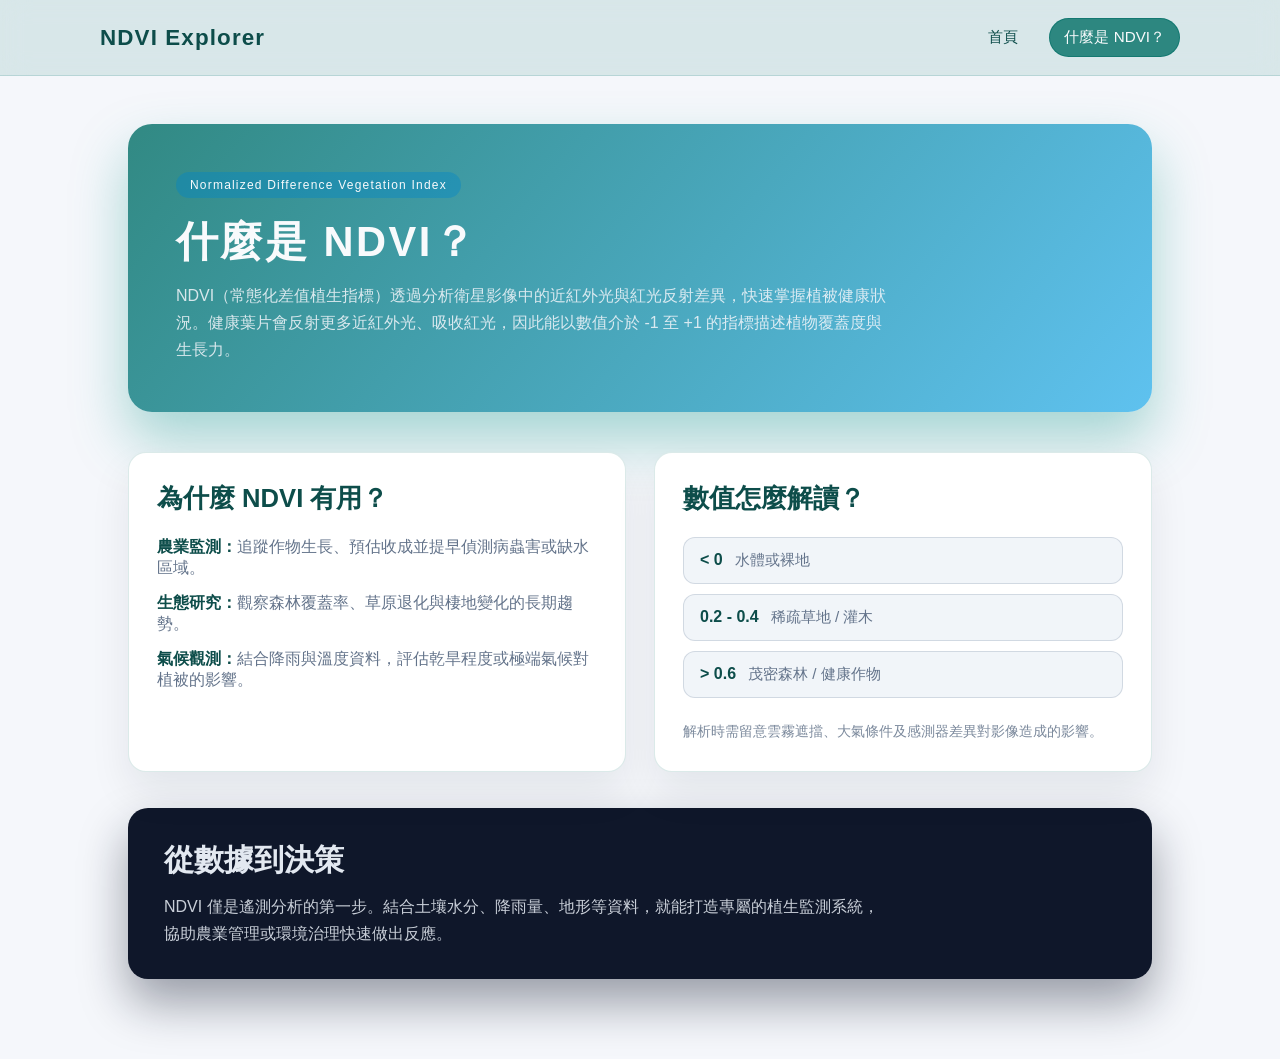
<file: Website/ndvi.html>
<!doctype html>
<html lang="zh-Hant">
<head>
  <meta charset="utf-8" />
  <meta name="viewport" content="width=device-width,initial-scale=1" />
  <title>什麼是 NDVI？ — NDVI Explorer</title>
  <link rel="stylesheet" href="index.css" />
</head>
<body>
  <header class="site-header">
    <div class="site-header__inner">
      <a href="index.html" class="site-logo">NDVI Explorer</a>
      <nav class="site-nav">
        <a href="index.html" class="site-nav__link">首頁</a>
        <a href="ndvi.html" class="site-nav__link is-active">什麼是 NDVI？</a>
      </nav>
    </div>
  </header>

  <main class="page-content">
    <section class="ndvi-hero">
      <div class="ndvi-hero__content">
        <span class="ndvi-hero__eyebrow">Normalized Difference Vegetation Index</span>
        <h1>什麼是 NDVI？</h1>
        <p>
          NDVI（常態化差值植生指標）透過分析衛星影像中的近紅外光與紅光反射差異，快速掌握植被健康狀況。健康葉片會反射更多近紅外光、吸收紅光，因此能以數值介於 -1 至 +1 的指標描述植物覆蓋度與生長力。
        </p>
      </div>
    </section>

    <section class="ndvi-cards">
      <article class="ndvi-card">
        <h2>為什麼 NDVI 有用？</h2>
        <ul class="ndvi-list">
          <li><strong>農業監測：</strong>追蹤作物生長、預估收成並提早偵測病蟲害或缺水區域。</li>
          <li><strong>生態研究：</strong>觀察森林覆蓋率、草原退化與棲地變化的長期趨勢。</li>
          <li><strong>氣候觀測：</strong>結合降雨與溫度資料，評估乾旱程度或極端氣候對植被的影響。</li>
        </ul>
      </article>

      <article class="ndvi-card">
        <h2>數值怎麼解讀？</h2>
        <div class="ndvi-scale">
          <div class="ndvi-scale__item">
            <span class="ndvi-scale__value">&lt; 0</span>
            <span class="ndvi-scale__label">水體或裸地</span>
          </div>
          <div class="ndvi-scale__item">
            <span class="ndvi-scale__value">0.2 - 0.4</span>
            <span class="ndvi-scale__label">稀疏草地 / 灌木</span>
          </div>
          <div class="ndvi-scale__item">
            <span class="ndvi-scale__value">&gt; 0.6</span>
            <span class="ndvi-scale__label">茂密森林 / 健康作物</span>
          </div>
        </div>
        <p class="ndvi-card__note">解析時需留意雲霧遮擋、大氣條件及感測器差異對影像造成的影響。</p>
      </article>
    </section>

    <section class="ndvi-extra">
      <div class="ndvi-extra__inner">
        <h2>從數據到決策</h2>
        <p>
          NDVI 僅是遙測分析的第一步。結合土壤水分、降雨量、地形等資料，就能打造專屬的植生監測系統，協助農業管理或環境治理快速做出反應。
        </p>
      </div>
    </section>
  </main>
</body>
</html>
</file>
<file: Website/index.css>
/* === 全域設定 === */
:root {
  color-scheme: light;
  --base-bg: #f5f7fb;
  --base-text: #1e293b;
  --accent: #0f766e;
  --accent-dark: #0d4d4a;
  --muted: #64748b;
}

body {
  font-family: "Noto Sans TC", "Helvetica Neue", Arial, sans-serif;
  background: var(--base-bg);
  color: var(--base-text);
  margin: 0;
  min-height: 100vh;
}

.site-header {
  position: sticky;
  top: 0;
  z-index: 20;
  backdrop-filter: blur(14px);
  background: rgba(15, 118, 110, 0.12);
  border-bottom: 1px solid rgba(15, 118, 110, 0.16);
}

.site-header__inner {
  max-width: 1080px;
  margin: 0 auto;
  padding: 18px 28px;
  display: flex;
  align-items: center;
  justify-content: space-between;
  gap: 24px;
}

.site-logo {
  font-size: 1.4rem;
  font-weight: 700;
  color: var(--accent-dark);
  text-decoration: none;
  letter-spacing: 0.05em;
}

.site-nav {
  display: flex;
  gap: 16px;
}

.site-nav__link {
  text-decoration: none;
  font-size: 0.95rem;
  padding: 8px 14px;
  border-radius: 999px;
  color: var(--accent-dark);
  background: transparent;
  border: 1px solid transparent;
  transition: background 0.2s ease, color 0.2s ease, border 0.2s ease;
}

.site-nav__link:hover {
  background: rgba(15, 118, 110, 0.12);
  border-color: rgba(15, 118, 110, 0.24);
}

.site-nav__link.is-active {
  background: rgba(15, 118, 110, 0.85);
  color: #f8fafc;
  border-color: rgba(15, 118, 110, 0.85);
}

.page-content {
  max-width: 1024px;
  margin: 0 auto;
  padding: 48px 28px 80px;
}

.search-hero {
  text-align: center;
  margin-bottom: 36px;
}

.search-hero h1 {
  margin: 0 0 12px;
  font-size: 2.2rem;
  letter-spacing: 0.05em;
}

.search-hero p {
  margin: 0;
  color: var(--muted);
}

.search-form {
  background: #fff;
  padding: 32px 36px;
  border-radius: 16px;
  box-shadow: 0 24px 50px rgba(15, 23, 42, 0.08);
  margin: 0 auto 36px;
}

.search-form .row {
  display: grid;
  grid-template-columns: repeat(2, minmax(0, 1fr));
  gap: 22px 26px;
}

.search-form div {
  background: #f1f5f9;
  padding: 16px 18px;
  border-radius: 12px;
  border: 1px solid rgba(148, 163, 184, 0.4);
}

.search-form label {
  display: block;
  font-size: 0.9rem;
  font-weight: 600;
  margin-bottom: 8px;
  color: var(--muted);
}

.search-form input,
.search-form select {
  width: 100%;
  padding: 12px 14px;
  border: 1px solid rgba(148, 163, 184, 0.6);
  border-radius: 8px;
  font-size: 1rem;
  color: var(--base-text);
  background: #fff;
  transition: border-color 0.2s ease, box-shadow 0.2s ease;
  box-sizing: border-box;
}

.search-form input:focus,
.search-form select:focus {
  border-color: rgba(15, 118, 110, 0.7);
  box-shadow: 0 0 0 3px rgba(15, 118, 110, 0.18);
  outline: none;
}

.search-form__submit {
  margin-top: 26px;
  width: 100%;
  background: linear-gradient(135deg, #0f766e 0%, #0ea5e9 100%);
  color: #fff;
  font-size: 1.05rem;
  font-weight: 600;
  padding: 16px 20px;
  border: none;
  border-radius: 12px;
  cursor: pointer;
  transition: transform 0.15s ease, box-shadow 0.2s ease;
}

.search-form__submit:hover {
  box-shadow: 0 18px 28px rgba(14, 165, 233, 0.28);
}

.search-form__submit:active {
  transform: translateY(2px);
}

.error {
  margin-top: 20px;
  padding: 14px 16px;
  background: #fee2e2;
  border: 1px solid #fca5a5;
  border-radius: 10px;
  color: #b91c1c;
  font-size: 0.95rem;
}

.status-note {
  margin-top: 20px;
  padding: 14px 16px;
  background: #e0f2fe;
  border: 1px solid #7dd3fc;
  border-radius: 10px;
  color: #075985;
  font-size: 0.95rem;
}

.result-card {
  margin: 48px auto 64px;
  padding: 32px 36px;
  max-width: 1024px;
  border-radius: 20px;
  background: linear-gradient(135deg, #0f172a 0%, #134e4a 45%, #0f766e 100%);
  border: 1px solid rgba(148, 210, 189, 0.35);
  box-shadow: 0 24px 60px rgba(15, 118, 110, 0.25);
  color: #e8faf6;
}

.result-card__header {
  display: flex;
  justify-content: space-between;
  align-items: flex-start;
  gap: 24px;
  padding-bottom: 20px;
  margin-bottom: 28px;
  border-bottom: 1px solid rgba(255, 255, 255, 0.18);
}

.result-card__header h2 {
  margin: 0;
  font-size: 1.9rem;
  letter-spacing: 0.03em;
}

.result-card__header p {
  margin: 6px 0 0 0;
  font-size: 0.95rem;
  color: rgba(226, 255, 248, 0.72);
}

.result-card__pill {
  padding: 8px 16px;
  border-radius: 999px;
  background: rgba(15, 23, 42, 0.45);
  border: 1px solid rgba(148, 210, 189, 0.4);
  font-size: 0.85rem;
  letter-spacing: 0.05em;
  color: #e8faf6;
}

.result-card__pill strong {
  margin-left: 6px;
  font-size: 0.95rem;
}

.result-card__grid {
  display: grid;
  grid-template-columns: minmax(0, 300px) minmax(0, 1fr);
  gap: 28px;
  align-items: start;
}

.result-card__meta {
  display: flex;
  flex-direction: column;
  gap: 18px;
}

.meta-item {
  background: rgba(15, 23, 42, 0.38);
  border: 1px solid rgba(148, 210, 189, 0.35);
  border-radius: 14px;
  padding: 18px 20px;
  box-shadow: inset 0 0 0 1px rgba(255, 255, 255, 0.05);
}

.meta-item__label {
  display: block;
  font-size: 0.75rem;
  letter-spacing: 0.08em;
  color: rgba(226, 255, 248, 0.62);
  margin-bottom: 8px;
}

.meta-item__value {
  font-size: 1.35rem;
  font-weight: 600;
  letter-spacing: 0.02em;
  color: #f8fafc;
  word-break: break-word;
}

.result-card__image {
  margin: 0;
  background: rgba(15, 23, 42, 0.38);
  border-radius: 16px;
  padding: 14px;
  border: 1px solid rgba(148, 210, 189, 0.3);
  box-shadow: inset 0 1px 0 rgba(255, 255, 255, 0.08);
}

.result-card__image img {
  display: block;
  width: 100%;
  border-radius: 12px;
  border: 1px solid rgba(148, 210, 189, 0.25);
  box-shadow: 0 18px 45px rgba(14, 116, 144, 0.35);
}

.result-card__image figcaption {
  margin-top: 12px;
  font-size: 0.85rem;
  color: rgba(226, 255, 248, 0.65);
  text-align: center;
  letter-spacing: 0.05em;
}

@media (max-width: 820px) {
  .site-header__inner {
    padding: 14px 20px;
  }

  .page-content {
    padding: 36px 20px 64px;
  }

  .result-card {
    padding: 28px 24px;
  }

  .result-card__header {
    flex-direction: column;
    align-items: flex-start;
    gap: 12px;
  }

  .result-card__grid {
    grid-template-columns: 1fr;
  }
}

@media (max-width: 720px) {
  .search-form .row {
    grid-template-columns: 1fr;
  }
}

.ndvi-hero {
  padding: 48px;
  margin-bottom: 40px;
  border-radius: 24px;
  background: linear-gradient(130deg, rgba(15, 118, 110, 0.85), rgba(14, 165, 233, 0.65));
  color: #f8fafc;
  box-shadow: 0 28px 55px rgba(13, 148, 136, 0.35);
}

.ndvi-hero__eyebrow {
  display: inline-block;
  padding: 6px 14px;
  border-radius: 999px;
  background: rgba(2, 132, 199, 0.4);
  letter-spacing: 0.1em;
  font-size: 0.75rem;
  margin-bottom: 16px;
}

.ndvi-hero h1 {
  margin: 0 0 12px;
  font-size: 2.6rem;
  letter-spacing: 0.06em;
}

.ndvi-hero p {
  margin: 0;
  max-width: 720px;
  color: rgba(241, 245, 249, 0.86);
  line-height: 1.7;
}

.ndvi-cards {
  display: grid;
  grid-template-columns: repeat(auto-fit, minmax(280px, 1fr));
  gap: 28px;
  margin-bottom: 36px;
}

.ndvi-card {
  padding: 28px;
  border-radius: 18px;
  background: #ffffff;
  border: 1px solid rgba(15, 118, 110, 0.15);
  box-shadow: 0 20px 40px rgba(15, 23, 42, 0.08);
}

.ndvi-card h2 {
  margin-top: 0;
  font-size: 1.6rem;
  color: var(--accent-dark);
}

.ndvi-list {
  list-style: none;
  padding: 0;
  margin: 18px 0 0;
  display: flex;
  flex-direction: column;
  gap: 14px;
  color: var(--muted);
}

.ndvi-list li strong {
  color: var(--accent-dark);
}

.ndvi-scale {
  display: flex;
  flex-direction: column;
  gap: 10px;
  margin: 20px 0;
}

.ndvi-scale__item {
  display: flex;
  align-items: center;
  gap: 12px;
  padding: 12px 16px;
  border-radius: 12px;
  background: #f1f5f9;
  border: 1px solid rgba(148, 163, 184, 0.35);
}

.ndvi-scale__value {
  font-weight: 700;
  color: var(--accent-dark);
}

.ndvi-scale__label {
  color: var(--muted);
  font-size: 0.95rem;
}

.ndvi-card__note {
  margin: 22px 0 0;
  font-size: 0.9rem;
  color: rgba(100, 116, 139, 0.85);
  line-height: 1.6;
}

.ndvi-extra {
  border-radius: 20px;
  background: #0f172a;
  color: #e2e8f0;
  padding: 32px 36px;
  box-shadow: 0 24px 48px rgba(15, 23, 42, 0.4);
}

.ndvi-extra__inner {
  max-width: 720px;
}

.ndvi-extra h2 {
  margin: 0 0 12px;
  font-size: 1.9rem;
}

.ndvi-extra p {
  margin: 0;
  line-height: 1.7;
  color: rgba(226, 232, 240, 0.88);
}

@media (max-width: 640px) {
  .search-form {
    padding: 24px 20px;
  }

  .ndvi-hero {
    padding: 34px 24px;
  }

  .ndvi-card {
    padding: 24px;
  }

  .ndvi-extra {
    padding: 28px 24px;
  }
}
</file>
